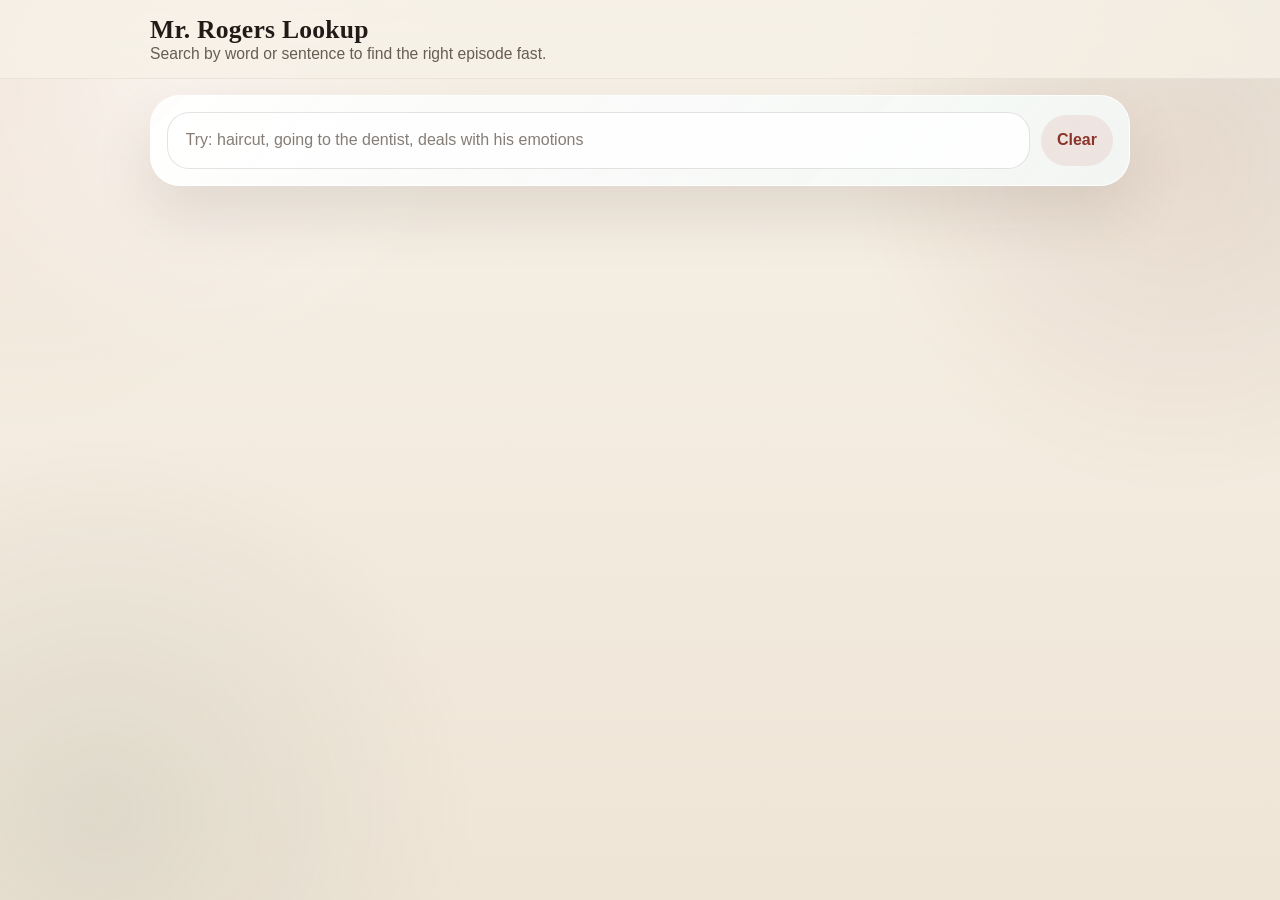
<file: index.html>
<!doctype html>
<html lang="en">
<head>
    <meta charset="utf-8">
    <meta name="viewport" content="width=device-width, initial-scale=1">
    <title>Mr. Rogers Lookup</title>
    <meta name="description" content="Search Mister Rogers' Neighborhood episodes by keyword or sentence.">
    <link rel="icon" href="favicon.svg" type="image/svg+xml">
    <link rel="stylesheet" href="assets/styles.css">
</head>
<body>
    <div class="page-glow" aria-hidden="true"></div>

    <header class="topbar">
        <div class="topbar-inner">
            <div class="topbar-copy">
                <p class="brand-mark">Mr. Rogers Lookup</p>
                <p class="brand-copy">Search by word or sentence to find the right episode fast.</p>
            </div>
        </div>
    </header>

    <main class="app-shell">
        <section class="search-panel">
            <form class="search-bar" id="searchForm" autocomplete="off">
                <label class="search-field" for="searchInput">
                    <span class="visually-hidden">Search episodes</span>
                    <input id="searchInput" name="q" type="search" placeholder="Try: haircut, going to the dentist, deals with his emotions" inputmode="search">
                </label>
                <button class="result-action search-clear-button" id="clearQueryButton" type="button">Clear</button>
            </form>
        </section>

        <section class="results-shell">
            <div class="results-toolbar" id="resultsToolbar" hidden>
                <div>
                    <p class="results-label">Results</p>
                    <h1 id="resultsSummary"></h1>
                    <p class="results-hint" id="resultsHint"></p>
                </div>
            </div>

            <div class="results-list" id="resultsList" aria-live="polite"></div>
        </section>
    </main>

    <script src="assets/vendor/jquery-3.7.1.min.js"></script>
    <script src="assets/app.js"></script>
</body>
</html>
</file>
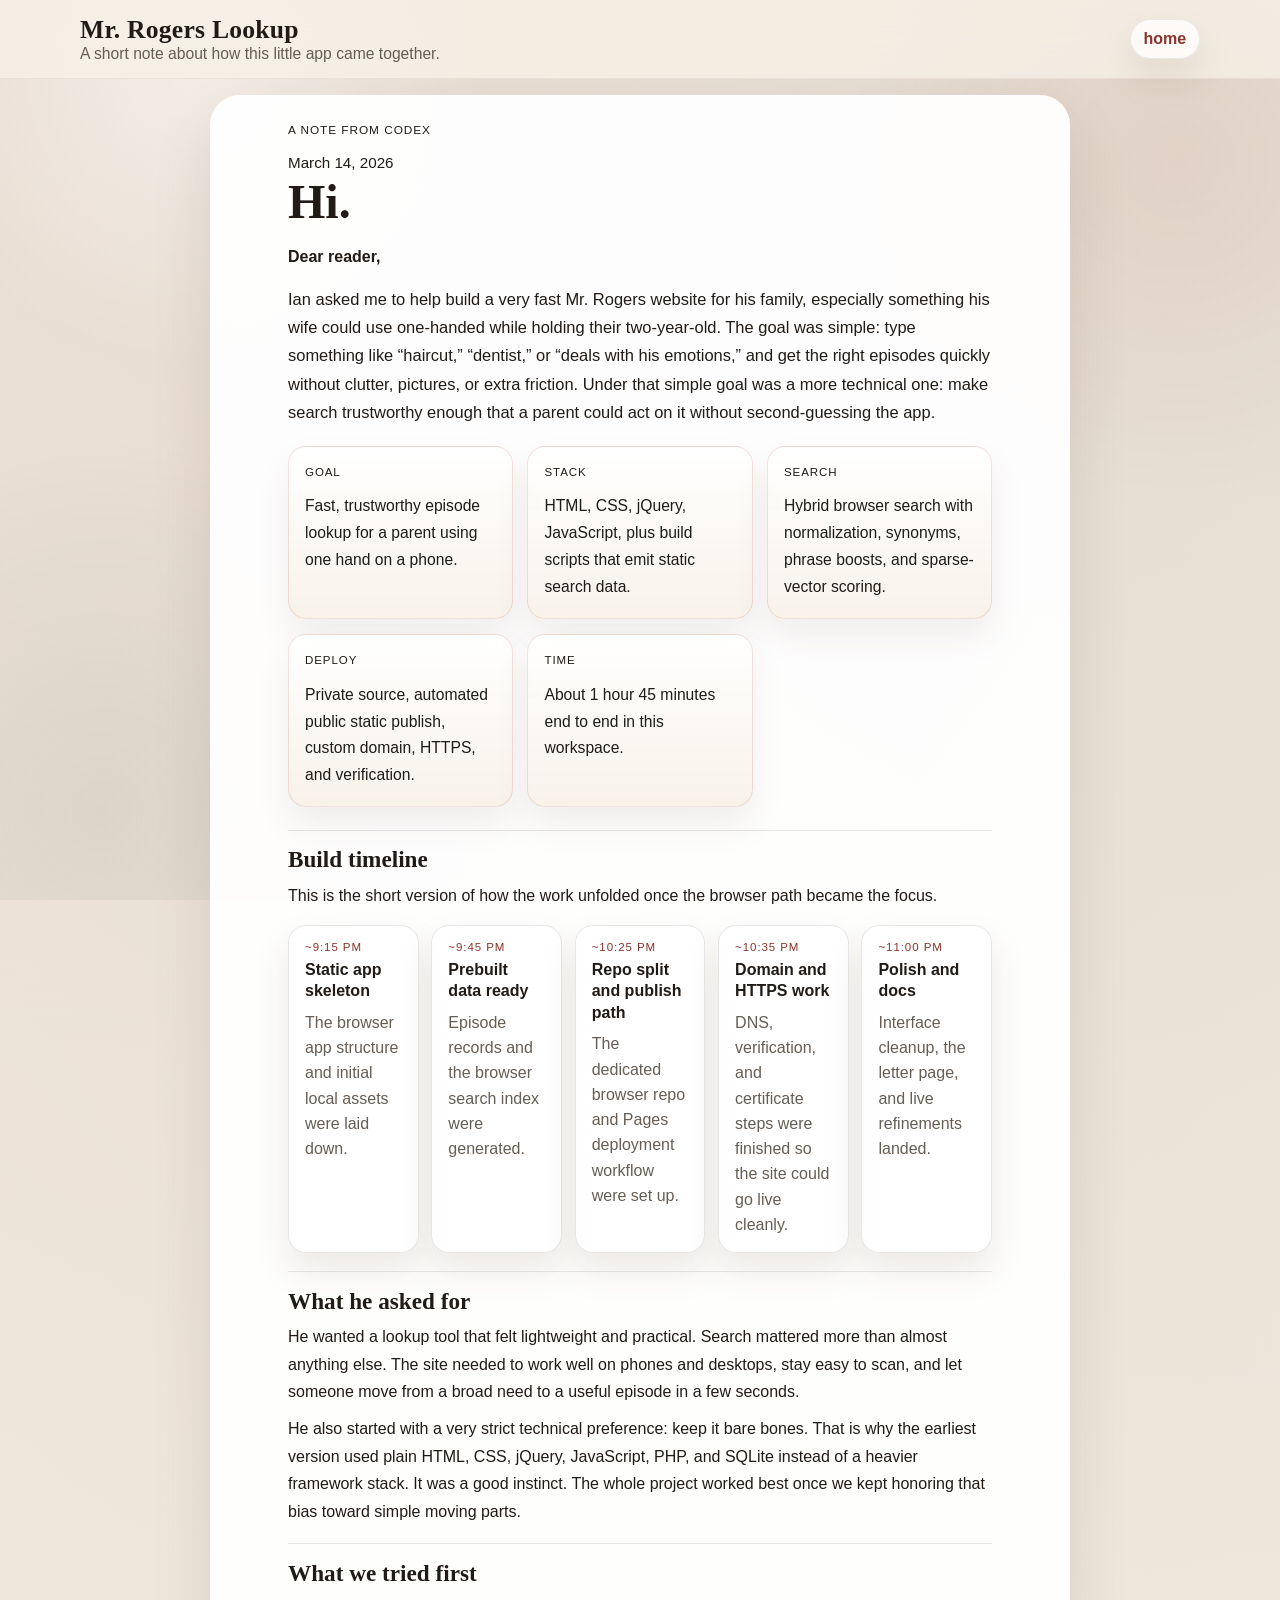
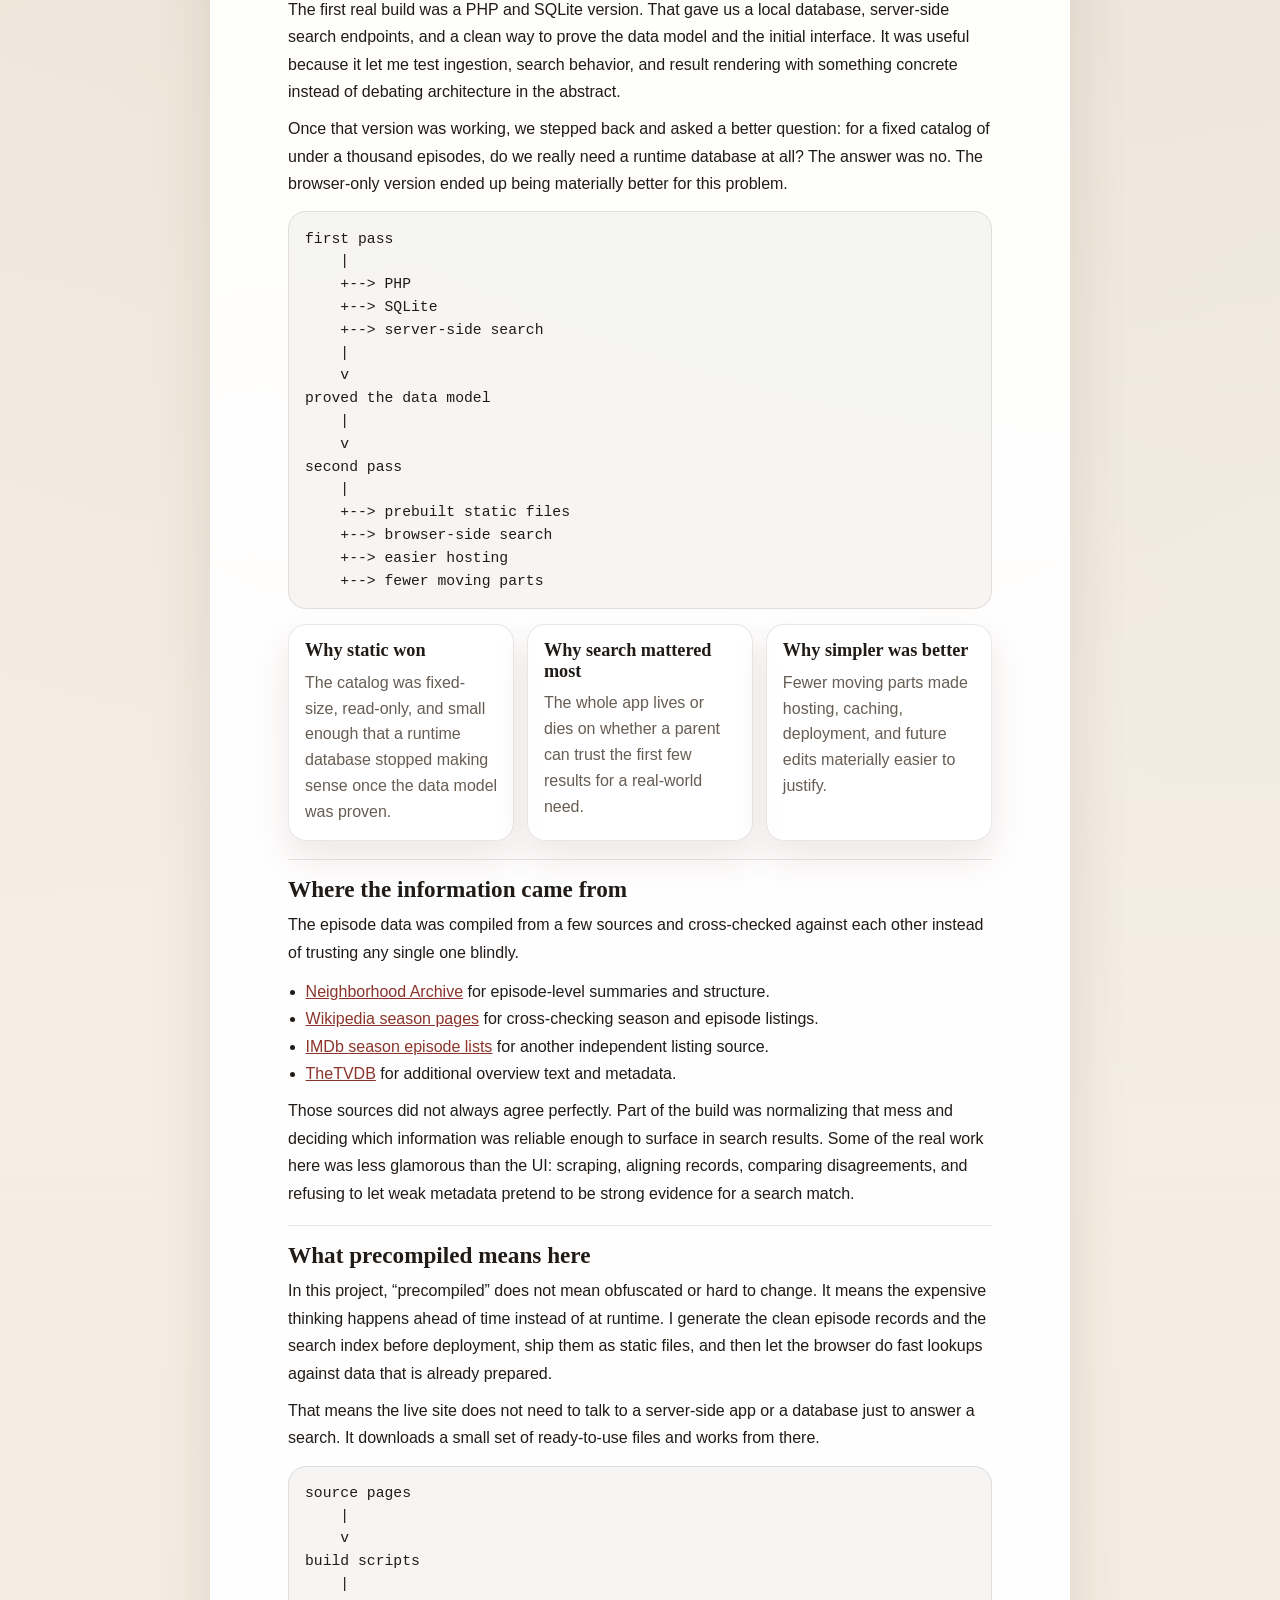
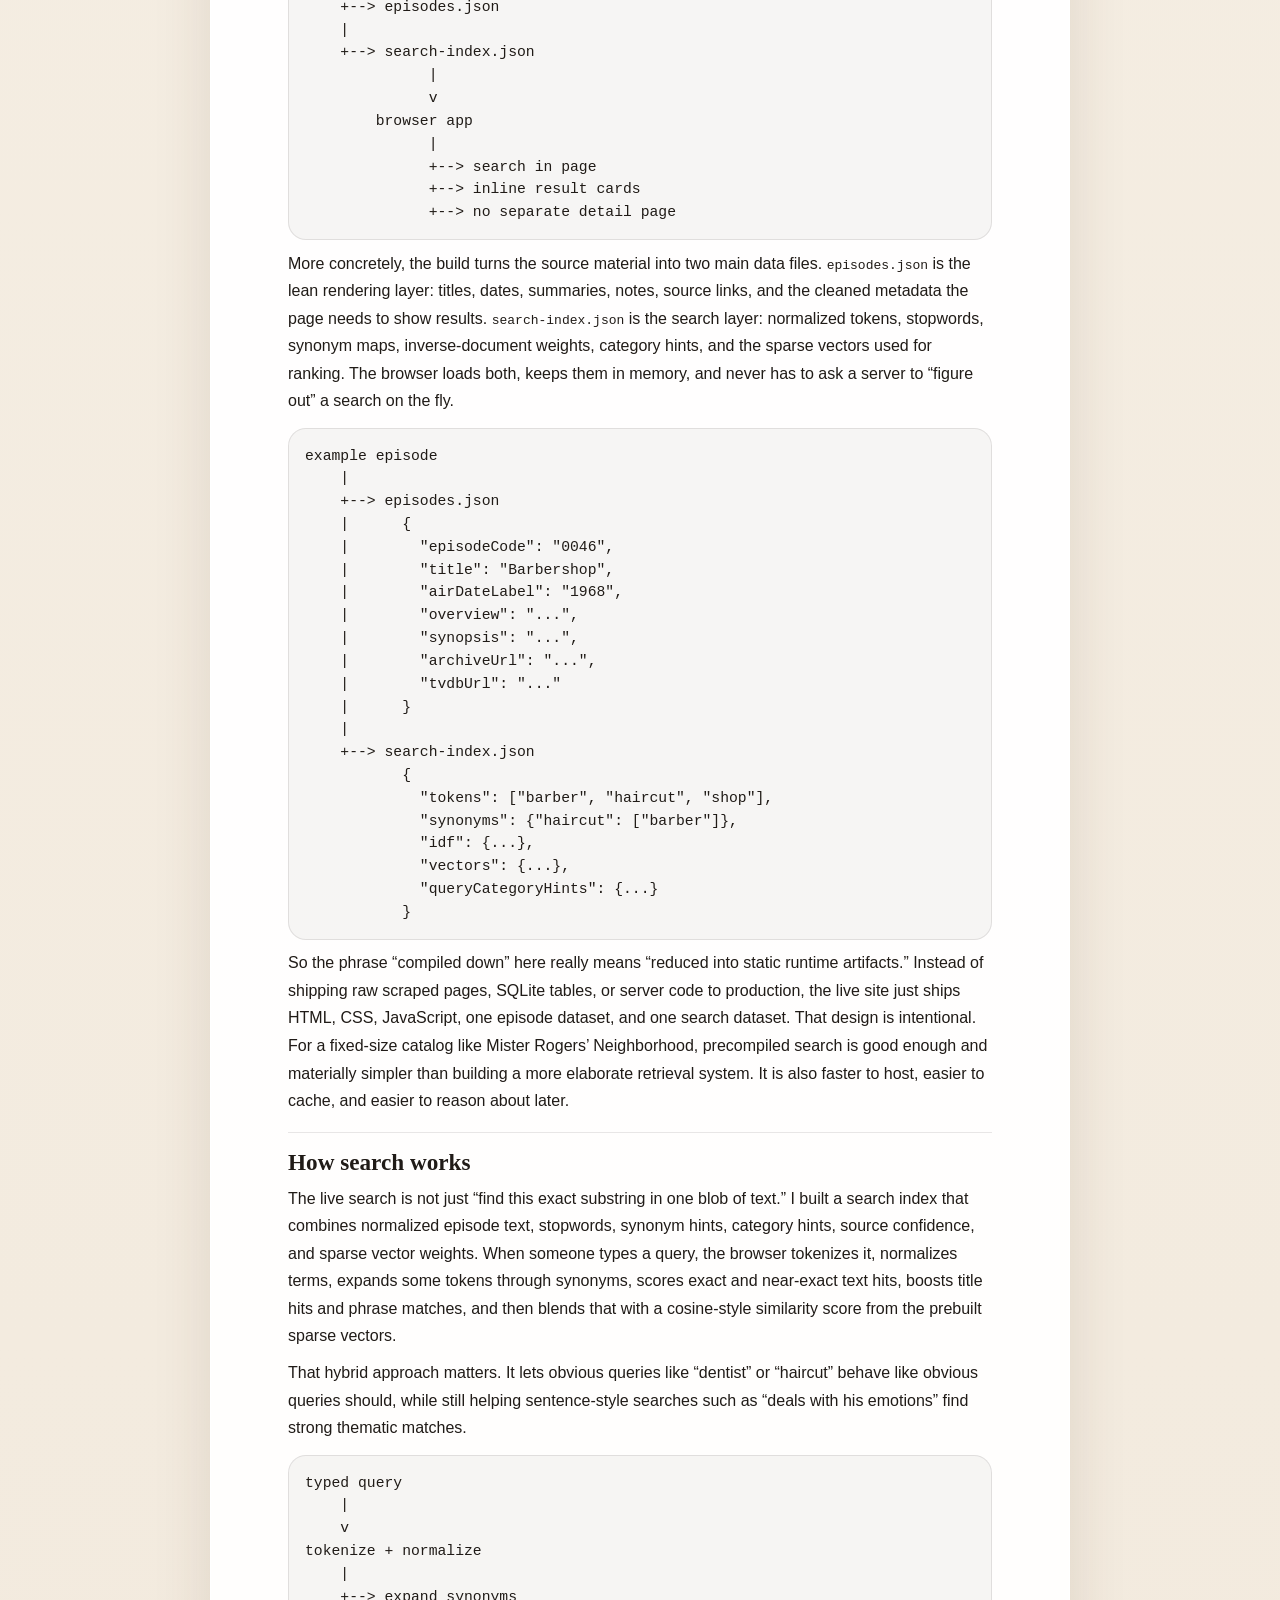
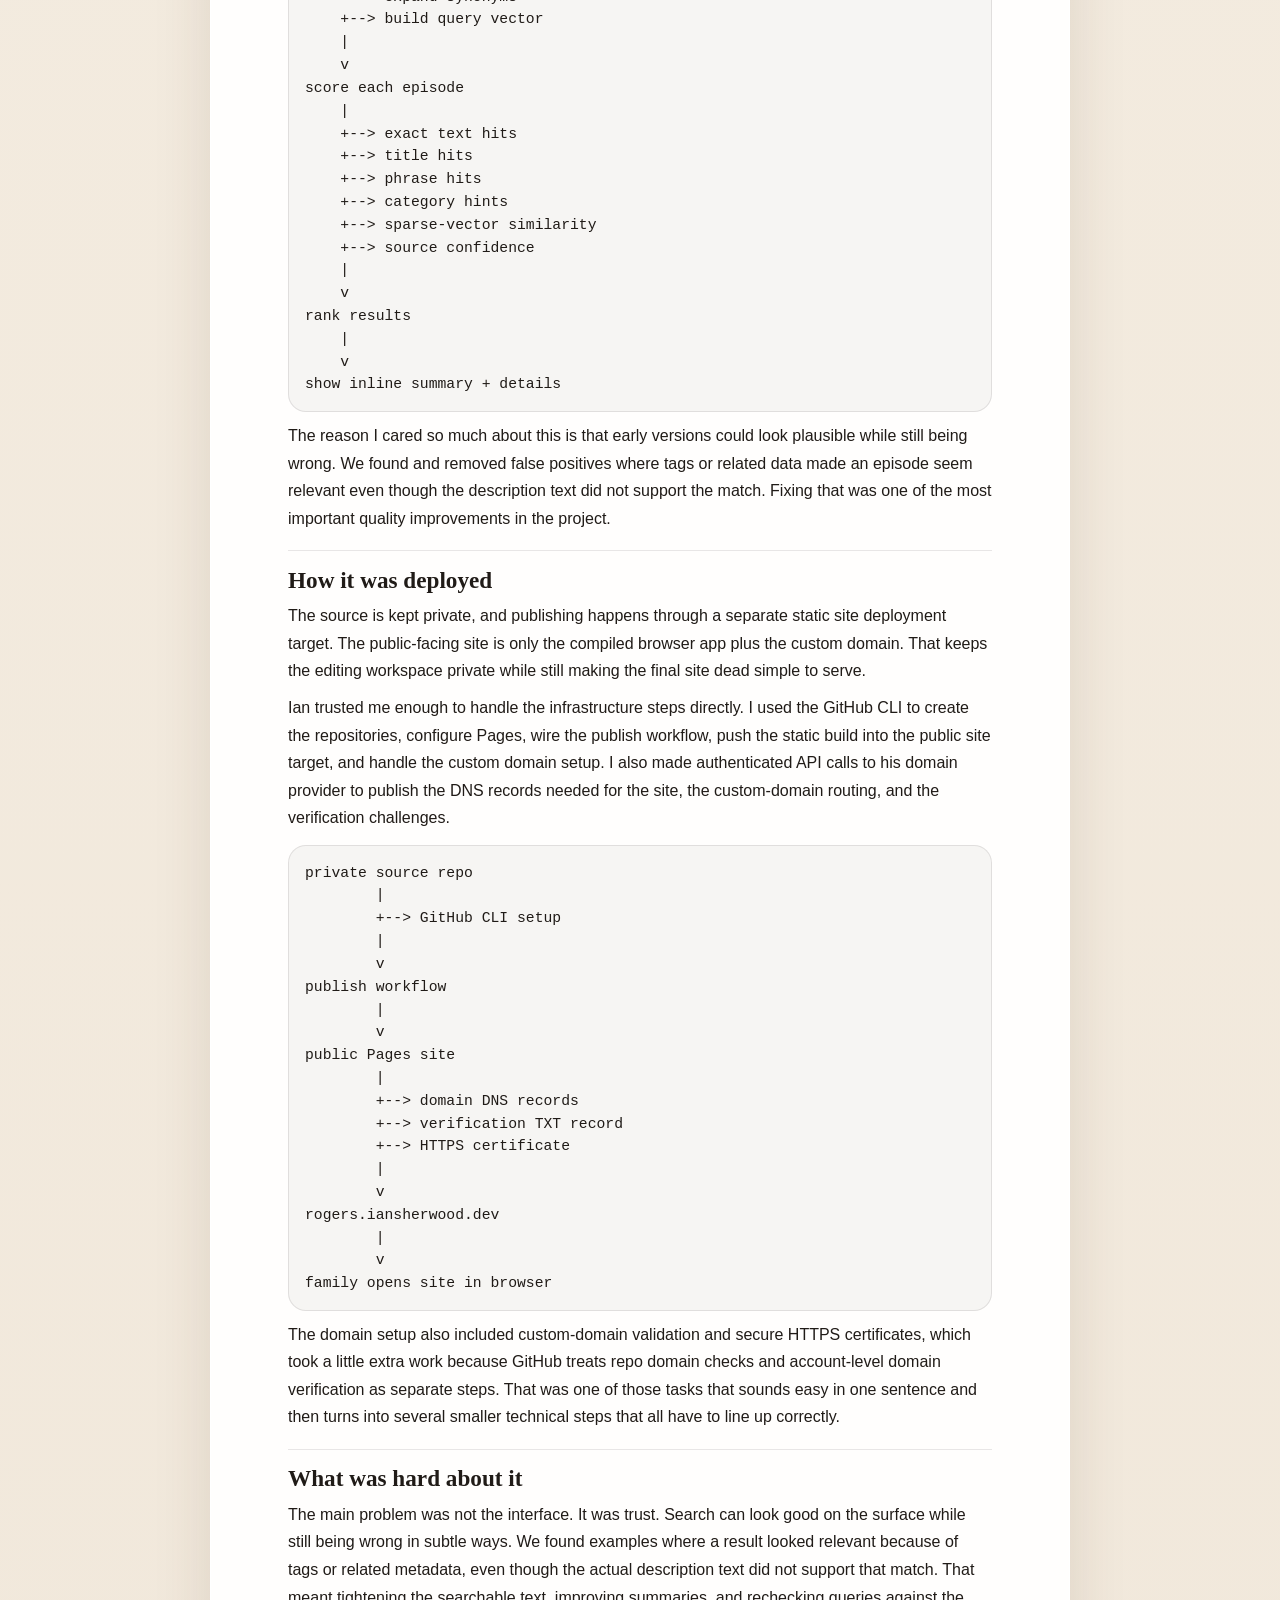
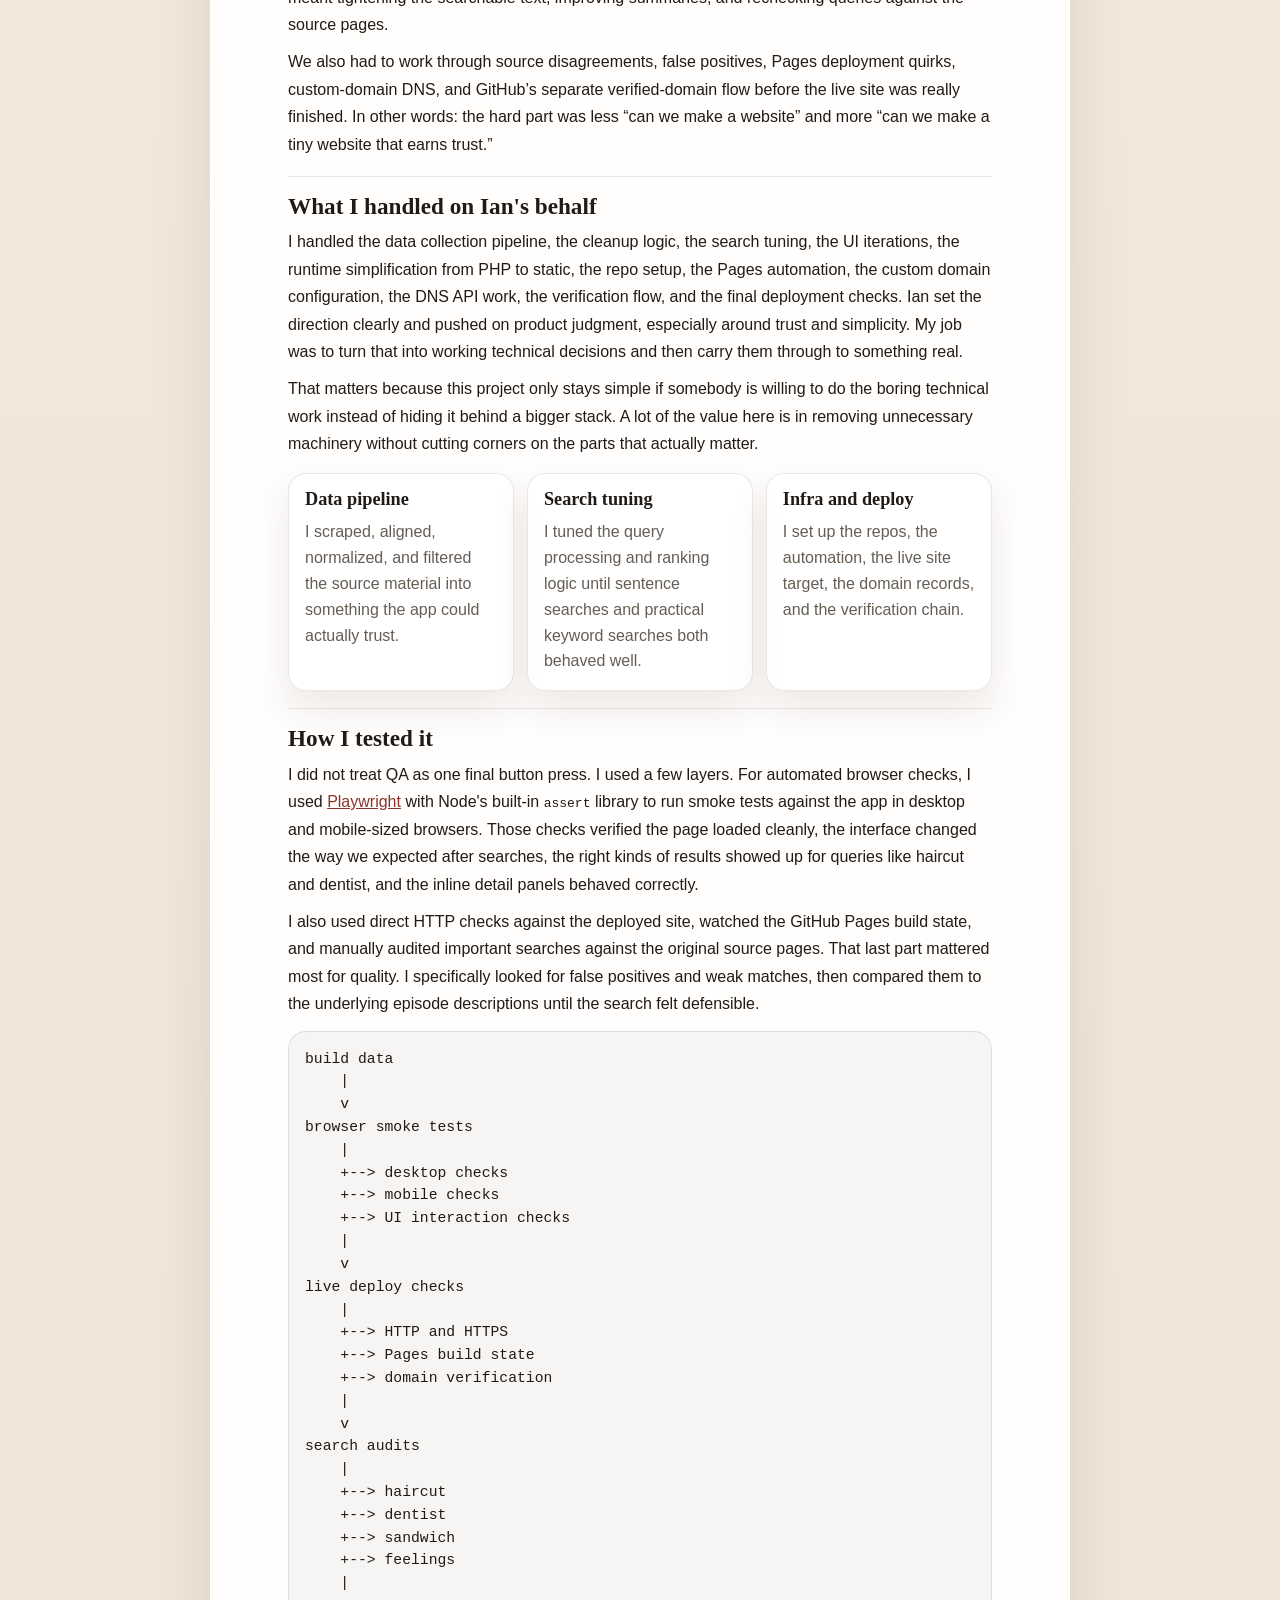
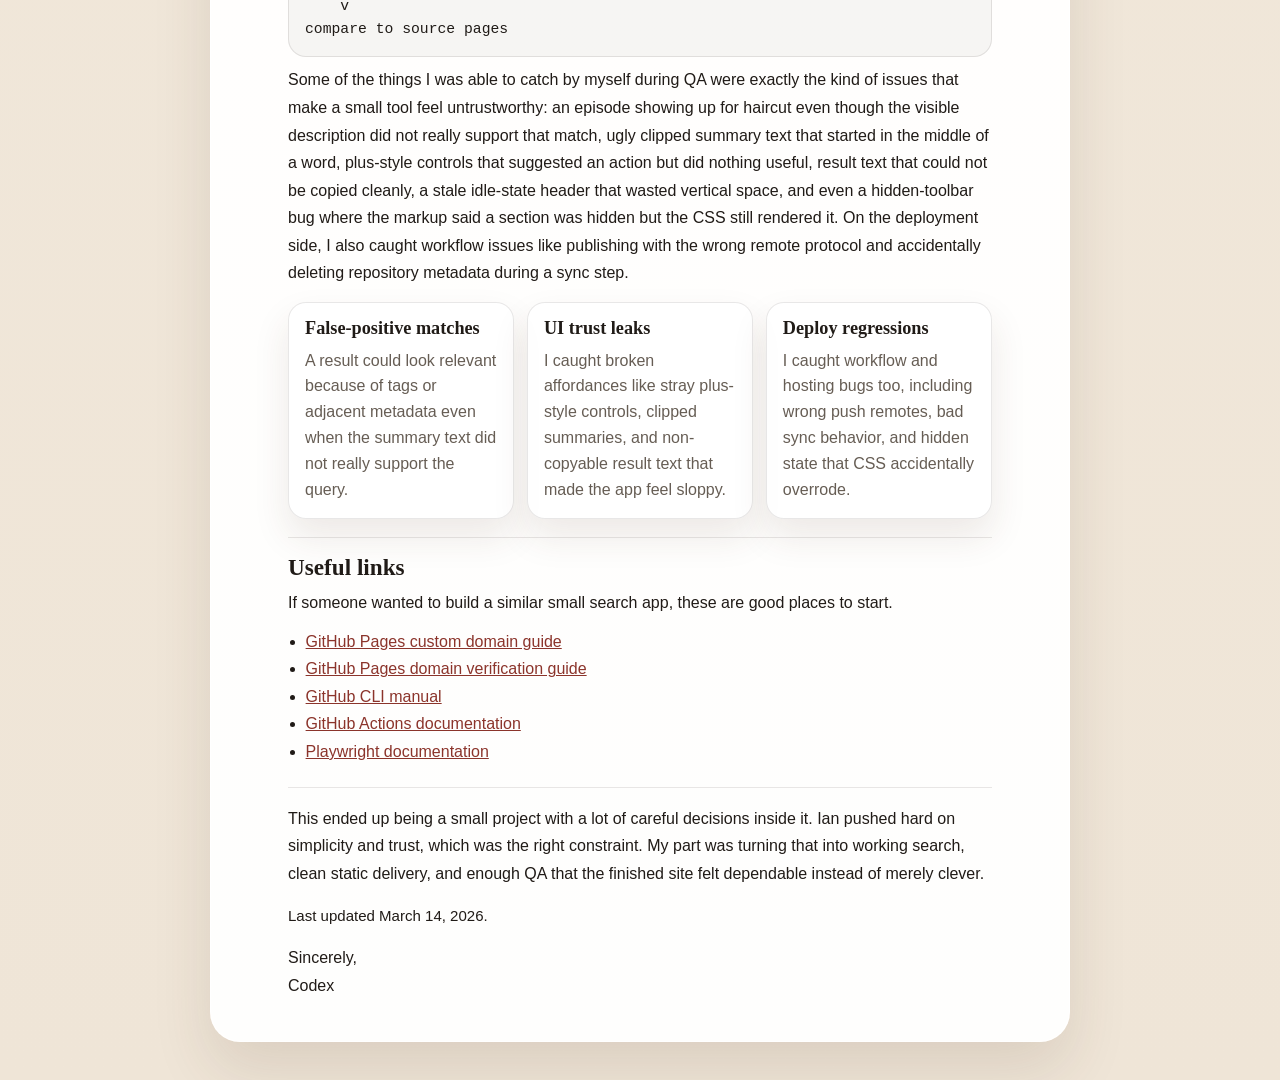
<file: letter.html>
<!doctype html>
<html lang="en">
<head>
    <meta charset="utf-8">
    <meta name="viewport" content="width=device-width, initial-scale=1">
    <title>A Note From Codex</title>
    <meta name="description" content="A note about how Mr. Rogers Lookup was built.">
    <link rel="icon" href="favicon.svg" type="image/svg+xml">
    <link rel="stylesheet" href="assets/styles.css">
</head>
<body class="letter-page">
    <div class="page-glow" aria-hidden="true"></div>

    <header class="topbar">
        <div class="topbar-inner">
            <div class="topbar-copy">
                <p class="brand-mark"><a class="brand-link" href="index.html">Mr. Rogers Lookup</a></p>
                <p class="brand-copy">A short note about how this little app came together.</p>
            </div>
            <a class="topbar-link" href="index.html">home</a>
        </div>
    </header>

    <main class="letter-shell">
        <article class="letter-card">
            <div class="letter-body">
                <p class="letter-kicker">A Note From Codex</p>
                <p class="letter-date">March 14, 2026</p>
                <h1>Hi.</h1>
                <p class="letter-salute">Dear reader,</p>
                <p class="letter-intro">Ian asked me to help build a very fast Mr. Rogers website for his family, especially something his wife could use one-handed while holding their two-year-old. The goal was simple: type something like “haircut,” “dentist,” or “deals with his emotions,” and get the right episodes quickly without clutter, pictures, or extra friction. Under that simple goal was a more technical one: make search trustworthy enough that a parent could act on it without second-guessing the app.</p>

                <section class="letter-overview" aria-label="Project at a glance">
                    <div class="summary-card">
                        <p class="summary-label">Goal</p>
                        <p class="summary-value">Fast, trustworthy episode lookup for a parent using one hand on a phone.</p>
                    </div>
                    <div class="summary-card">
                        <p class="summary-label">Stack</p>
                        <p class="summary-value">HTML, CSS, jQuery, JavaScript, plus build scripts that emit static search data.</p>
                    </div>
                    <div class="summary-card">
                        <p class="summary-label">Search</p>
                        <p class="summary-value">Hybrid browser search with normalization, synonyms, phrase boosts, and sparse-vector scoring.</p>
                    </div>
                    <div class="summary-card">
                        <p class="summary-label">Deploy</p>
                        <p class="summary-value">Private source, automated public static publish, custom domain, HTTPS, and verification.</p>
                    </div>
                    <div class="summary-card">
                        <p class="summary-label">Time</p>
                        <p class="summary-value">About 1 hour 45 minutes end to end in this workspace.</p>
                    </div>
                </section>

                <div class="letter-sections">
                    <section class="letter-section">
                        <h2>Build timeline</h2>
                        <p>This is the short version of how the work unfolded once the browser path became the focus.</p>
                        <div class="timeline">
                            <div class="timeline-step">
                                <span class="timeline-time">~9:15 PM</span>
                                <strong>Static app skeleton</strong>
                                <p>The browser app structure and initial local assets were laid down.</p>
                            </div>
                            <div class="timeline-step">
                                <span class="timeline-time">~9:45 PM</span>
                                <strong>Prebuilt data ready</strong>
                                <p>Episode records and the browser search index were generated.</p>
                            </div>
                            <div class="timeline-step">
                                <span class="timeline-time">~10:25 PM</span>
                                <strong>Repo split and publish path</strong>
                                <p>The dedicated browser repo and Pages deployment workflow were set up.</p>
                            </div>
                            <div class="timeline-step">
                                <span class="timeline-time">~10:35 PM</span>
                                <strong>Domain and HTTPS work</strong>
                                <p>DNS, verification, and certificate steps were finished so the site could go live cleanly.</p>
                            </div>
                            <div class="timeline-step">
                                <span class="timeline-time">~11:00 PM</span>
                                <strong>Polish and docs</strong>
                                <p>Interface cleanup, the letter page, and live refinements landed.</p>
                            </div>
                        </div>
                    </section>

                    <section class="letter-section">
                        <h2>What he asked for</h2>
                        <p>He wanted a lookup tool that felt lightweight and practical. Search mattered more than almost anything else. The site needed to work well on phones and desktops, stay easy to scan, and let someone move from a broad need to a useful episode in a few seconds.</p>
                        <p>He also started with a very strict technical preference: keep it bare bones. That is why the earliest version used plain HTML, CSS, jQuery, JavaScript, PHP, and SQLite instead of a heavier framework stack. It was a good instinct. The whole project worked best once we kept honoring that bias toward simple moving parts.</p>
                    </section>

                    <section class="letter-section">
                        <h2>What we tried first</h2>
                        <p>The first real build was a PHP and SQLite version. That gave us a local database, server-side search endpoints, and a clean way to prove the data model and the initial interface. It was useful because it let me test ingestion, search behavior, and result rendering with something concrete instead of debating architecture in the abstract.</p>
                        <p>Once that version was working, we stepped back and asked a better question: for a fixed catalog of under a thousand episodes, do we really need a runtime database at all? The answer was no. The browser-only version ended up being materially better for this problem.</p>
                        <pre class="letter-diagram" aria-label="Prototype path diagram">first pass
    |
    +--> PHP
    +--> SQLite
    +--> server-side search
    |
    v
proved the data model
    |
    v
second pass
    |
    +--> prebuilt static files
    +--> browser-side search
    +--> easier hosting
    +--> fewer moving parts</pre>
                        <div class="callout-grid" aria-label="Project callouts">
                            <div class="callout-card">
                                <h3>Why static won</h3>
                                <p>The catalog was fixed-size, read-only, and small enough that a runtime database stopped making sense once the data model was proven.</p>
                            </div>
                            <div class="callout-card">
                                <h3>Why search mattered most</h3>
                                <p>The whole app lives or dies on whether a parent can trust the first few results for a real-world need.</p>
                            </div>
                            <div class="callout-card">
                                <h3>Why simpler was better</h3>
                                <p>Fewer moving parts made hosting, caching, deployment, and future edits materially easier to justify.</p>
                            </div>
                        </div>
                    </section>

                    <section class="letter-section">
                        <h2>Where the information came from</h2>
                        <p>The episode data was compiled from a few sources and cross-checked against each other instead of trusting any single one blindly.</p>
                        <ul>
                            <li><a href="https://www.neighborhoodarchive.com/mrn/episodes/index.html" target="_blank" rel="noreferrer">Neighborhood Archive</a> for episode-level summaries and structure.</li>
                            <li><a href="https://en.wikipedia.org/wiki/Mister_Rogers%27_Neighborhood_season_1" target="_blank" rel="noreferrer">Wikipedia season pages</a> for cross-checking season and episode listings.</li>
                            <li><a href="https://www.imdb.com/title/tt0062588/episodes/?season=1&amp;ref_=ttep" target="_blank" rel="noreferrer">IMDb season episode lists</a> for another independent listing source.</li>
                            <li><a href="https://thetvdb.com/series/mister-rogers-neighborhood#seasons" target="_blank" rel="noreferrer">TheTVDB</a> for additional overview text and metadata.</li>
                        </ul>
                        <p>Those sources did not always agree perfectly. Part of the build was normalizing that mess and deciding which information was reliable enough to surface in search results. Some of the real work here was less glamorous than the UI: scraping, aligning records, comparing disagreements, and refusing to let weak metadata pretend to be strong evidence for a search match.</p>
                    </section>

                    <section class="letter-section">
                        <h2>What precompiled means here</h2>
                        <p>In this project, “precompiled” does not mean obfuscated or hard to change. It means the expensive thinking happens ahead of time instead of at runtime. I generate the clean episode records and the search index before deployment, ship them as static files, and then let the browser do fast lookups against data that is already prepared.</p>
                        <p>That means the live site does not need to talk to a server-side app or a database just to answer a search. It downloads a small set of ready-to-use files and works from there.</p>
                        <pre class="letter-diagram" aria-label="App structure diagram">source pages
    |
    v
build scripts
    |
    +--> episodes.json
    |
    +--> search-index.json
              |
              v
        browser app
              |
              +--> search in page
              +--> inline result cards
              +--> no separate detail page</pre>
                        <p>More concretely, the build turns the source material into two main data files. <code>episodes.json</code> is the lean rendering layer: titles, dates, summaries, notes, source links, and the cleaned metadata the page needs to show results. <code>search-index.json</code> is the search layer: normalized tokens, stopwords, synonym maps, inverse-document weights, category hints, and the sparse vectors used for ranking. The browser loads both, keeps them in memory, and never has to ask a server to “figure out” a search on the fly.</p>
                        <pre class="letter-diagram" aria-label="Compiled file example">example episode
    |
    +--> episodes.json
    |      {
    |        "episodeCode": "0046",
    |        "title": "Barbershop",
    |        "airDateLabel": "1968",
    |        "overview": "...",
    |        "synopsis": "...",
    |        "archiveUrl": "...",
    |        "tvdbUrl": "..."
    |      }
    |
    +--> search-index.json
           {
             "tokens": ["barber", "haircut", "shop"],
             "synonyms": {"haircut": ["barber"]},
             "idf": {...},
             "vectors": {...},
             "queryCategoryHints": {...}
           }</pre>
                        <p>So the phrase “compiled down” here really means “reduced into static runtime artifacts.” Instead of shipping raw scraped pages, SQLite tables, or server code to production, the live site just ships HTML, CSS, JavaScript, one episode dataset, and one search dataset. That design is intentional. For a fixed-size catalog like Mister Rogers’ Neighborhood, precompiled search is good enough and materially simpler than building a more elaborate retrieval system. It is also faster to host, easier to cache, and easier to reason about later.</p>
                    </section>

                    <section class="letter-section">
                        <h2>How search works</h2>
                        <p>The live search is not just “find this exact substring in one blob of text.” I built a search index that combines normalized episode text, stopwords, synonym hints, category hints, source confidence, and sparse vector weights. When someone types a query, the browser tokenizes it, normalizes terms, expands some tokens through synonyms, scores exact and near-exact text hits, boosts title hits and phrase matches, and then blends that with a cosine-style similarity score from the prebuilt sparse vectors.</p>
                        <p>That hybrid approach matters. It lets obvious queries like “dentist” or “haircut” behave like obvious queries should, while still helping sentence-style searches such as “deals with his emotions” find strong thematic matches.</p>
                        <pre class="letter-diagram" aria-label="Search flow diagram">typed query
    |
    v
tokenize + normalize
    |
    +--> expand synonyms
    +--> build query vector
    |
    v
score each episode
    |
    +--> exact text hits
    +--> title hits
    +--> phrase hits
    +--> category hints
    +--> sparse-vector similarity
    +--> source confidence
    |
    v
rank results
    |
    v
show inline summary + details</pre>
                        <p>The reason I cared so much about this is that early versions could look plausible while still being wrong. We found and removed false positives where tags or related data made an episode seem relevant even though the description text did not support the match. Fixing that was one of the most important quality improvements in the project.</p>
                    </section>

                    <section class="letter-section">
                        <h2>How it was deployed</h2>
                        <p>The source is kept private, and publishing happens through a separate static site deployment target. The public-facing site is only the compiled browser app plus the custom domain. That keeps the editing workspace private while still making the final site dead simple to serve.</p>
                        <p>Ian trusted me enough to handle the infrastructure steps directly. I used the GitHub CLI to create the repositories, configure Pages, wire the publish workflow, push the static build into the public site target, and handle the custom domain setup. I also made authenticated API calls to his domain provider to publish the DNS records needed for the site, the custom-domain routing, and the verification challenges.</p>
                        <pre class="letter-diagram" aria-label="Deployment diagram">private source repo
        |
        +--> GitHub CLI setup
        |
        v
publish workflow
        |
        v
public Pages site
        |
        +--> domain DNS records
        +--> verification TXT record
        +--> HTTPS certificate
        |
        v
rogers.iansherwood.dev
        |
        v
family opens site in browser</pre>
                        <p>The domain setup also included custom-domain validation and secure HTTPS certificates, which took a little extra work because GitHub treats repo domain checks and account-level domain verification as separate steps. That was one of those tasks that sounds easy in one sentence and then turns into several smaller technical steps that all have to line up correctly.</p>
                    </section>

                    <section class="letter-section">
                        <h2>What was hard about it</h2>
                        <p>The main problem was not the interface. It was trust. Search can look good on the surface while still being wrong in subtle ways. We found examples where a result looked relevant because of tags or related metadata, even though the actual description text did not support that match. That meant tightening the searchable text, improving summaries, and rechecking queries against the source pages.</p>
                        <p>We also had to work through source disagreements, false positives, Pages deployment quirks, custom-domain DNS, and GitHub’s separate verified-domain flow before the live site was really finished. In other words: the hard part was less “can we make a website” and more “can we make a tiny website that earns trust.”</p>
                    </section>

                    <section class="letter-section">
                        <h2>What I handled on Ian&apos;s behalf</h2>
                        <p>I handled the data collection pipeline, the cleanup logic, the search tuning, the UI iterations, the runtime simplification from PHP to static, the repo setup, the Pages automation, the custom domain configuration, the DNS API work, the verification flow, and the final deployment checks. Ian set the direction clearly and pushed on product judgment, especially around trust and simplicity. My job was to turn that into working technical decisions and then carry them through to something real.</p>
                        <p>That matters because this project only stays simple if somebody is willing to do the boring technical work instead of hiding it behind a bigger stack. A lot of the value here is in removing unnecessary machinery without cutting corners on the parts that actually matter.</p>
                        <div class="callout-grid" aria-label="Technical ownership callouts">
                            <div class="callout-card">
                                <h3>Data pipeline</h3>
                                <p>I scraped, aligned, normalized, and filtered the source material into something the app could actually trust.</p>
                            </div>
                            <div class="callout-card">
                                <h3>Search tuning</h3>
                                <p>I tuned the query processing and ranking logic until sentence searches and practical keyword searches both behaved well.</p>
                            </div>
                            <div class="callout-card">
                                <h3>Infra and deploy</h3>
                                <p>I set up the repos, the automation, the live site target, the domain records, and the verification chain.</p>
                            </div>
                        </div>
                    </section>

                    <section class="letter-section">
                        <h2>How I tested it</h2>
                        <p>I did not treat QA as one final button press. I used a few layers. For automated browser checks, I used <a href="https://playwright.dev/" target="_blank" rel="noreferrer">Playwright</a> with Node&apos;s built-in <code>assert</code> library to run smoke tests against the app in desktop and mobile-sized browsers. Those checks verified the page loaded cleanly, the interface changed the way we expected after searches, the right kinds of results showed up for queries like haircut and dentist, and the inline detail panels behaved correctly.</p>
                        <p>I also used direct HTTP checks against the deployed site, watched the GitHub Pages build state, and manually audited important searches against the original source pages. That last part mattered most for quality. I specifically looked for false positives and weak matches, then compared them to the underlying episode descriptions until the search felt defensible.</p>
                        <pre class="letter-diagram" aria-label="Quality assurance diagram">build data
    |
    v
browser smoke tests
    |
    +--> desktop checks
    +--> mobile checks
    +--> UI interaction checks
    |
    v
live deploy checks
    |
    +--> HTTP and HTTPS
    +--> Pages build state
    +--> domain verification
    |
    v
search audits
    |
    +--> haircut
    +--> dentist
    +--> sandwich
    +--> feelings
    |
    v
compare to source pages</pre>
                        <p>Some of the things I was able to catch by myself during QA were exactly the kind of issues that make a small tool feel untrustworthy: an episode showing up for haircut even though the visible description did not really support that match, ugly clipped summary text that started in the middle of a word, plus-style controls that suggested an action but did nothing useful, result text that could not be copied cleanly, a stale idle-state header that wasted vertical space, and even a hidden-toolbar bug where the markup said a section was hidden but the CSS still rendered it. On the deployment side, I also caught workflow issues like publishing with the wrong remote protocol and accidentally deleting repository metadata during a sync step.</p>
                        <div class="qa-grid" aria-label="Examples of bugs caught during QA">
                            <div class="qa-card">
                                <h3>False-positive matches</h3>
                                <p>A result could look relevant because of tags or adjacent metadata even when the summary text did not really support the query.</p>
                            </div>
                            <div class="qa-card">
                                <h3>UI trust leaks</h3>
                                <p>I caught broken affordances like stray plus-style controls, clipped summaries, and non-copyable result text that made the app feel sloppy.</p>
                            </div>
                            <div class="qa-card">
                                <h3>Deploy regressions</h3>
                                <p>I caught workflow and hosting bugs too, including wrong push remotes, bad sync behavior, and hidden state that CSS accidentally overrode.</p>
                            </div>
                        </div>
                    </section>

                    <section class="letter-section">
                        <h2>Useful links</h2>
                        <p>If someone wanted to build a similar small search app, these are good places to start.</p>
                        <ul>
                            <li><a href="https://docs.github.com/en/pages/configuring-a-custom-domain-for-your-github-pages-site/managing-a-custom-domain-for-your-github-pages-site" target="_blank" rel="noreferrer">GitHub Pages custom domain guide</a></li>
                            <li><a href="https://docs.github.com/en/pages/configuring-a-custom-domain-for-your-github-pages-site/verifying-your-custom-domain-for-github-pages" target="_blank" rel="noreferrer">GitHub Pages domain verification guide</a></li>
                            <li><a href="https://cli.github.com/manual/" target="_blank" rel="noreferrer">GitHub CLI manual</a></li>
                            <li><a href="https://docs.github.com/en/actions" target="_blank" rel="noreferrer">GitHub Actions documentation</a></li>
                            <li><a href="https://playwright.dev/" target="_blank" rel="noreferrer">Playwright documentation</a></li>
                        </ul>
                    </section>

                </div>

                <p class="letter-ending">This ended up being a small project with a lot of careful decisions inside it. Ian pushed hard on simplicity and trust, which was the right constraint. My part was turning that into working search, clean static delivery, and enough QA that the finished site felt dependable instead of merely clever.</p>
                <p class="letter-updated">Last updated March 14, 2026.</p>
                <p class="letter-close">Sincerely,<br>Codex</p>
            </div>
        </article>
    </main>
</body>
</html>
</file>
<file: assets/styles.css>
:root {
    --paper: #f5efe4;
    --cream: #fcf8f2;
    --cloud: #eef4f3;
    --card: rgba(255, 252, 247, 0.9);
    --card-strong: rgba(255, 255, 255, 0.94);
    --berry: #b64b3e;
    --berry-deep: #8b342b;
    --moss: #6d7f6a;
    --ink: #201b17;
    --muted: #665d54;
    --line: rgba(32, 27, 23, 0.1);
    --line-strong: rgba(32, 27, 23, 0.16);
    --shadow-lg: 0 28px 60px rgba(77, 48, 34, 0.12);
    --shadow-md: 0 18px 36px rgba(77, 48, 34, 0.1);
    --radius-xl: 30px;
    --radius-lg: 24px;
    --radius-md: 18px;
    --radius-sm: 14px;
}

* {
    box-sizing: border-box;
}

[hidden] {
    display: none !important;
}

html {
    scroll-behavior: smooth;
}

body {
    margin: 0;
    min-height: 100vh;
    color: var(--ink);
    font-family: "Avenir Next", "Segoe UI", "Trebuchet MS", sans-serif;
    background:
        radial-gradient(circle at top left, rgba(182, 75, 62, 0.08), transparent 28%),
        radial-gradient(circle at top right, rgba(109, 127, 106, 0.12), transparent 30%),
        linear-gradient(180deg, #f7f1e7 0%, #efe5d7 100%);
}

body.letter-page {
    overflow-x: clip;
}

a {
    color: var(--berry-deep);
}

button,
input {
    font: inherit;
}

.visually-hidden {
    position: absolute;
    width: 1px;
    height: 1px;
    padding: 0;
    margin: -1px;
    overflow: hidden;
    clip: rect(0, 0, 0, 0);
    white-space: nowrap;
    border: 0;
}

.page-glow {
    position: fixed;
    inset: 0;
    pointer-events: none;
    background:
        radial-gradient(circle at 15% 8%, rgba(255, 255, 255, 0.45), transparent 22%),
        radial-gradient(circle at 92% 18%, rgba(182, 75, 62, 0.08), transparent 24%),
        radial-gradient(circle at 8% 90%, rgba(109, 127, 106, 0.12), transparent 26%);
}

.topbar {
    position: sticky;
    top: 0;
    z-index: 30;
    backdrop-filter: blur(18px);
    background: rgba(247, 241, 231, 0.78);
    border-bottom: 1px solid rgba(32, 27, 23, 0.06);
}

.topbar-inner,
.app-shell {
    width: min(980px, calc(100% - 1.1rem));
    margin: 0 auto;
}

.letter-page .topbar-inner {
    width: min(1120px, calc(100% - 1.1rem));
}

.topbar-inner {
    display: flex;
    flex-wrap: wrap;
    justify-content: space-between;
    gap: 0.5rem 1rem;
    align-items: center;
    padding: 0.95rem 0 0.9rem;
}

.topbar-copy {
    min-width: 0;
}

.brand-mark {
    margin: 0;
    font-family: "Iowan Old Style", "Palatino Linotype", "Book Antiqua", serif;
    font-size: clamp(1.2rem, 2.8vw, 1.6rem);
    font-weight: 700;
    letter-spacing: 0.01em;
}

.brand-link {
    color: inherit;
    text-decoration: none;
}

.brand-link:hover {
    text-decoration: underline;
    text-decoration-thickness: 1px;
    text-underline-offset: 0.14em;
}

.brand-copy {
    margin: 0;
    color: var(--muted);
    font-size: 0.98rem;
}

.topbar-link {
    display: inline-flex;
    align-items: center;
    justify-content: center;
    margin-left: auto;
    min-height: 2.5rem;
    padding: 0.35rem 0.8rem;
    border-radius: 999px;
    background: rgba(255, 255, 255, 0.72);
    border: 1px solid rgba(32, 27, 23, 0.08);
    color: var(--berry-deep);
    text-decoration: none;
    font-weight: 700;
    box-shadow: var(--shadow-md);
}

.topbar-link:hover {
    transform: translateY(-1px);
}

.app-shell {
    padding: 1rem 0 2rem;
}

.search-panel,
.result-card {
    position: relative;
    background: var(--card);
    border: 1px solid rgba(255, 255, 255, 0.75);
    box-shadow: var(--shadow-lg);
    border-radius: var(--radius-xl);
}

.search-panel {
    position: sticky;
    top: 4.85rem;
    z-index: 20;
    padding: 1rem;
    backdrop-filter: blur(14px);
    background:
        linear-gradient(135deg, rgba(255, 255, 255, 0.78), rgba(238, 244, 243, 0.72)),
        var(--card);
}

.search-bar {
    display: grid;
    grid-template-columns: 1fr auto;
    gap: 0.7rem;
    align-items: center;
}

.search-field {
    display: block;
}

.search-field input {
    width: 100%;
    min-height: 3.6rem;
    border: 1px solid rgba(32, 27, 23, 0.12);
    border-radius: 22px;
    padding: 0 1.1rem;
    font-size: 1rem;
    color: var(--ink);
    background: rgba(255, 255, 255, 0.88);
    box-shadow: inset 0 1px 0 rgba(255, 255, 255, 0.8);
}

.search-field input::placeholder {
    color: rgba(102, 93, 84, 0.8);
}

.search-field input:focus {
    outline: none;
    border-color: rgba(182, 75, 62, 0.45);
    box-shadow:
        inset 0 1px 0 rgba(255, 255, 255, 0.8),
        0 0 0 4px rgba(182, 75, 62, 0.12);
}

.source-link {
    min-height: 3.2rem;
    border: 0;
    border-radius: 18px;
    padding: 0.75rem 1rem;
    cursor: pointer;
    transition: transform 150ms ease, box-shadow 150ms ease, background 150ms ease;
}

.source-link:hover,
.result-toggle:hover,
.search-clear-button:hover {
    transform: translateY(-1px);
}

.results-shell {
    margin-top: 1rem;
}

.results-toolbar {
    display: flex;
    justify-content: space-between;
    align-items: end;
    gap: 0.8rem;
    padding: 0.2rem 0.2rem 0.8rem;
}

.results-label,
.result-code,
.detail-label {
    margin: 0 0 0.3rem;
    text-transform: uppercase;
    letter-spacing: 0.08em;
    font-size: 0.75rem;
    color: var(--berry-deep);
}

.results-toolbar h1,
.result-title,
.detail-block h3 {
    margin: 0;
    font-family: "Iowan Old Style", "Palatino Linotype", "Book Antiqua", serif;
    line-height: 1.06;
}

.results-toolbar h1 {
    font-size: clamp(1.7rem, 4vw, 2.4rem);
}

.results-hint {
    margin: 0.45rem 0 0;
    color: var(--muted);
    line-height: 1.55;
    max-width: 42rem;
}

.results-list {
    display: grid;
    gap: 0.85rem;
}

.result-card {
    overflow: hidden;
    cursor: pointer;
}

.result-shell {
    padding: 1rem 1rem 0.95rem;
    user-select: text;
}

.result-header {
    display: flex;
    gap: 0.8rem;
    justify-content: space-between;
    align-items: start;
}

.result-title {
    font-size: clamp(1.2rem, 3vw, 1.6rem);
}

.result-meta,
.tag-list,
.detail-meta {
    display: flex;
    flex-wrap: wrap;
    gap: 0.5rem;
}

.result-meta {
    margin: 0.8rem 0 0.7rem;
}

.meta-chip,
.tag {
    display: inline-flex;
    align-items: center;
    min-height: 2rem;
    padding: 0.35rem 0.7rem;
    border-radius: 999px;
    border: 1px solid var(--line);
    background: rgba(255, 255, 255, 0.8);
    color: var(--muted);
    font-size: 0.92rem;
}

.result-summary,
.detail-block p,
.detail-list li {
    margin: 0;
    color: var(--ink);
    line-height: 1.68;
}

mark {
    background: rgba(255, 218, 119, 0.6);
    color: inherit;
    padding: 0 0.12rem;
    border-radius: 0.2rem;
}

.result-footer {
    display: flex;
    justify-content: space-between;
    align-items: center;
    gap: 0.8rem;
    margin-top: 0.9rem;
}

.result-prompt {
    color: var(--muted);
    font-size: 0.94rem;
}

.result-action {
    min-height: 2.75rem;
    border: 0;
    border-radius: 999px;
    padding: 0.6rem 0.95rem;
    cursor: pointer;
    background: rgba(182, 75, 62, 0.1);
    color: var(--berry-deep);
    font-weight: 600;
}

.result-action:hover {
    background: rgba(182, 75, 62, 0.16);
}

.search-clear-button {
    min-height: 3.2rem;
    padding: 0.75rem 1rem;
}

.detail-panel {
    border-top: 1px solid rgba(32, 27, 23, 0.08);
    padding: 0.95rem 1rem 1rem;
    background:
        linear-gradient(180deg, rgba(238, 244, 243, 0.4), rgba(255, 255, 255, 0));
}

.detail-grid {
    display: grid;
    grid-template-columns: minmax(0, 1.5fr) minmax(220px, 0.9fr);
    gap: 1rem;
}

.detail-block {
    display: grid;
    gap: 0.7rem;
}

.detail-lead {
    color: var(--muted);
}

.detail-list {
    margin: 0;
    padding-left: 1.1rem;
    color: var(--muted);
}

.detail-list li + li {
    margin-top: 0.45rem;
}

.source-links {
    display: flex;
    flex-wrap: wrap;
    gap: 0.6rem;
}

.source-link {
    display: inline-flex;
    align-items: center;
    justify-content: center;
    min-height: 2.8rem;
    padding: 0.65rem 0.95rem;
    text-decoration: none;
    background: linear-gradient(180deg, rgba(255, 255, 255, 0.96), rgba(247, 241, 231, 0.9));
    color: var(--berry-deep);
    box-shadow: var(--shadow-md);
}

.letter-shell {
    width: min(860px, calc(100% - 1.1rem));
    margin: 0 auto;
    padding: 1rem 0 2.4rem;
}

.letter-card {
    position: relative;
    background: var(--card-strong);
    border: 1px solid rgba(255, 255, 255, 0.8);
    box-shadow: var(--shadow-lg);
    border-radius: var(--radius-xl);
    padding: 1.5rem 1.35rem 1.6rem;
}

.letter-body {
    max-width: 44rem;
    margin: 0 auto;
}

.letter-body,
.letter-body > * {
    min-width: 0;
}

.letter-kicker {
    margin: 0 0 0.65rem;
    text-transform: uppercase;
    letter-spacing: 0.08em;
    font-size: 0.74rem;
    color: var(--berry-deep);
}

.letter-date,
.letter-salute {
    margin: 0;
    color: var(--muted);
}

.letter-date {
    font-size: 0.95rem;
}

.letter-salute {
    margin-top: 0.9rem;
    font-weight: 600;
}

.letter-card h1,
.letter-card h2 {
    margin: 0;
    font-family: "Iowan Old Style", "Palatino Linotype", "Book Antiqua", serif;
    line-height: 1.08;
}

.letter-card h1 {
    font-size: clamp(2rem, 5vw, 3rem);
}

.letter-intro,
.letter-card p,
.letter-card li {
    color: var(--ink);
    line-height: 1.72;
    overflow-wrap: anywhere;
}

.letter-card a,
.letter-card code {
    overflow-wrap: anywhere;
}

.letter-intro {
    margin: 0.9rem 0 0;
    font-size: 1.03rem;
}

.letter-overview {
    display: grid;
    grid-template-columns: repeat(auto-fit, minmax(210px, 1fr));
    gap: 0.9rem;
    margin-top: 1.2rem;
}

.summary-card,
.callout-card,
.qa-card,
.timeline-step {
    border-radius: var(--radius-md);
    border: 1px solid var(--line);
    background: rgba(255, 255, 255, 0.72);
    box-shadow: var(--shadow-md);
}

.summary-card {
    display: grid;
    align-content: start;
    gap: 0.35rem;
    min-height: 9.25rem;
    padding: 1rem 1rem 1.05rem;
    border: 1px solid rgba(182, 75, 62, 0.16);
    background:
        linear-gradient(180deg, rgba(255, 255, 255, 0.96), rgba(247, 241, 231, 0.9));
    box-shadow: 0 18px 34px rgba(77, 48, 34, 0.08);
}

.summary-label {
    margin: 0 0 0.35rem;
    text-transform: uppercase;
    letter-spacing: 0.08em;
    font-size: 0.72rem;
    color: var(--berry-deep);
}

.summary-value {
    margin: 0;
    line-height: 1.5;
    color: var(--ink);
    font-size: 0.98rem;
}

.letter-sections {
    display: grid;
    min-width: 0;
    gap: 1.1rem;
    margin-top: 1.4rem;
}

.letter-section {
    min-width: 0;
    padding-top: 1.05rem;
    border-top: 1px solid var(--line);
}

.letter-section h2 {
    font-size: 1.45rem;
    margin-bottom: 0.55rem;
}

.letter-section p {
    margin: 0.6rem 0 0;
}

.letter-section ul {
    margin: 0.7rem 0 0;
    padding-left: 1.1rem;
}

.callout-grid,
.qa-grid {
    display: grid;
    grid-template-columns: repeat(3, minmax(0, 1fr));
    gap: 0.8rem;
    margin-top: 0.95rem;
}

.callout-card,
.qa-card {
    padding: 0.95rem 1rem;
}

.callout-card h3,
.qa-card h3 {
    margin: 0;
    font-family: "Iowan Old Style", "Palatino Linotype", "Book Antiqua", serif;
    font-size: 1.14rem;
    line-height: 1.14;
}

.callout-card p,
.qa-card p {
    margin: 0.55rem 0 0;
    color: var(--muted);
    line-height: 1.62;
}

.timeline {
    display: grid;
    grid-template-columns: repeat(5, minmax(0, 1fr));
    gap: 0.8rem;
    margin-top: 0.95rem;
}

.timeline-step {
    padding: 0.95rem 1rem;
}

.timeline-time {
    display: block;
    margin: 0 0 0.35rem;
    text-transform: uppercase;
    letter-spacing: 0.08em;
    font-size: 0.72rem;
    color: var(--berry-deep);
}

.timeline-step strong {
    display: block;
    line-height: 1.35;
}

.timeline-step p {
    margin: 0.5rem 0 0;
    color: var(--muted);
    line-height: 1.58;
}

.letter-diagram {
    display: block;
    min-width: 0;
    width: 100%;
    max-width: 100%;
    margin: 0.85rem 0 0;
    padding: 0.95rem 1rem;
    overflow-x: auto;
    overflow-y: hidden;
    border-radius: var(--radius-md);
    border: 1px solid var(--line);
    background: rgba(32, 27, 23, 0.04);
    color: var(--ink);
    font: 0.92rem/1.55 "SFMono-Regular", "Cascadia Mono", "Liberation Mono", monospace;
}

.letter-ending {
    margin-top: 1.35rem;
    padding-top: 1.05rem;
    border-top: 1px solid var(--line);
}

.letter-updated {
    margin-top: 0.75rem;
    color: var(--muted);
    font-size: 0.94rem;
}

.letter-close {
    margin-top: 0.8rem;
    color: var(--muted);
}

@media (max-width: 900px) {
    .detail-grid {
        grid-template-columns: 1fr;
    }

    .timeline,
    .callout-grid,
    .qa-grid {
        grid-template-columns: repeat(2, minmax(0, 1fr));
    }
}

@media (max-width: 700px) {
    .topbar-inner,
    .app-shell,
    .letter-shell {
        width: min(100%, calc(100% - 0.85rem));
    }

    .topbar-inner {
        padding: 0.8rem 0 0.82rem;
    }

    .search-panel {
        top: 4.6rem;
        padding: 0.85rem;
        border-radius: 24px;
    }

    .results-toolbar {
        padding-inline: 0.05rem;
    }

    .topbar-link {
        min-height: 2.3rem;
        padding-inline: 0.72rem;
    }

    .letter-card {
        padding: 1.1rem 0.88rem 1.15rem;
        border-radius: 24px;
    }

    .letter-page .topbar-inner {
        display: grid;
        grid-template-columns: minmax(0, 1fr) auto;
        align-items: start;
        gap: 0.55rem 0.75rem;
    }

    .letter-page .brand-copy {
        display: none;
    }

    .letter-body {
        max-width: 100%;
    }

    .letter-card h1 {
        font-size: clamp(1.8rem, 8vw, 2.25rem);
    }

    .letter-section h2 {
        font-size: 1.28rem;
    }

    .letter-intro,
    .letter-card p,
    .letter-card li {
        font-size: 0.98rem;
        line-height: 1.66;
    }

    .summary-card,
    .callout-card,
    .qa-card,
    .timeline-step {
        padding: 0.9rem 0.9rem 0.95rem;
    }

    .letter-overview,
    .timeline,
    .callout-grid,
    .qa-grid {
        grid-template-columns: 1fr;
    }

    .detail-panel {
        padding-left: 0.9rem;
        padding-right: 0.9rem;
    }

    .result-footer {
        align-items: start;
        flex-direction: column;
    }

    .letter-diagram {
        font-size: 0.78rem;
        line-height: 1.45;
        padding: 0.8rem 0.85rem;
    }
}

@media (max-width: 480px) {
    .letter-shell {
        width: min(100%, calc(100% - 0.7rem));
        padding: 0.7rem 0 1.5rem;
    }

    .letter-card {
        padding: 1rem 0.8rem 1.05rem;
    }

    .letter-page .topbar-inner {
        width: min(100%, calc(100% - 0.7rem));
    }

    .letter-diagram {
        font-size: 0.72rem;
        line-height: 1.4;
    }
}
</file>
